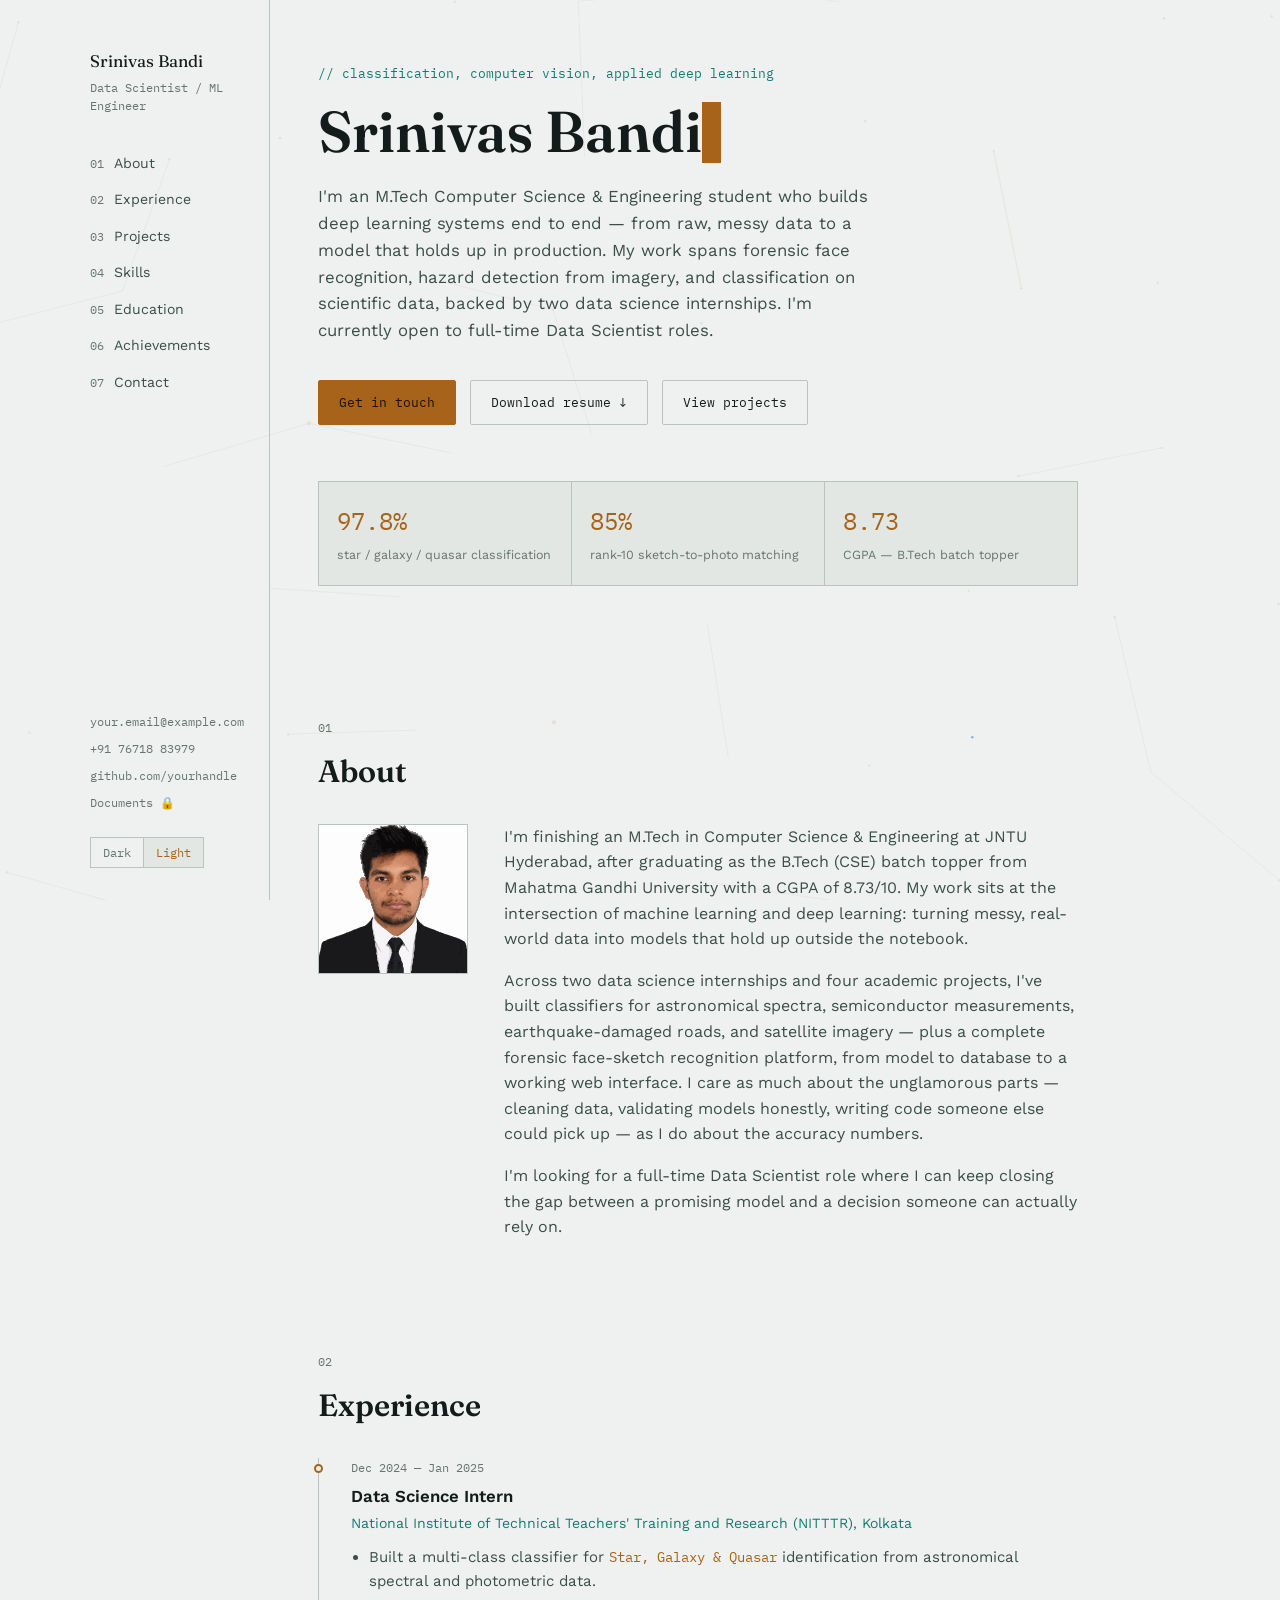
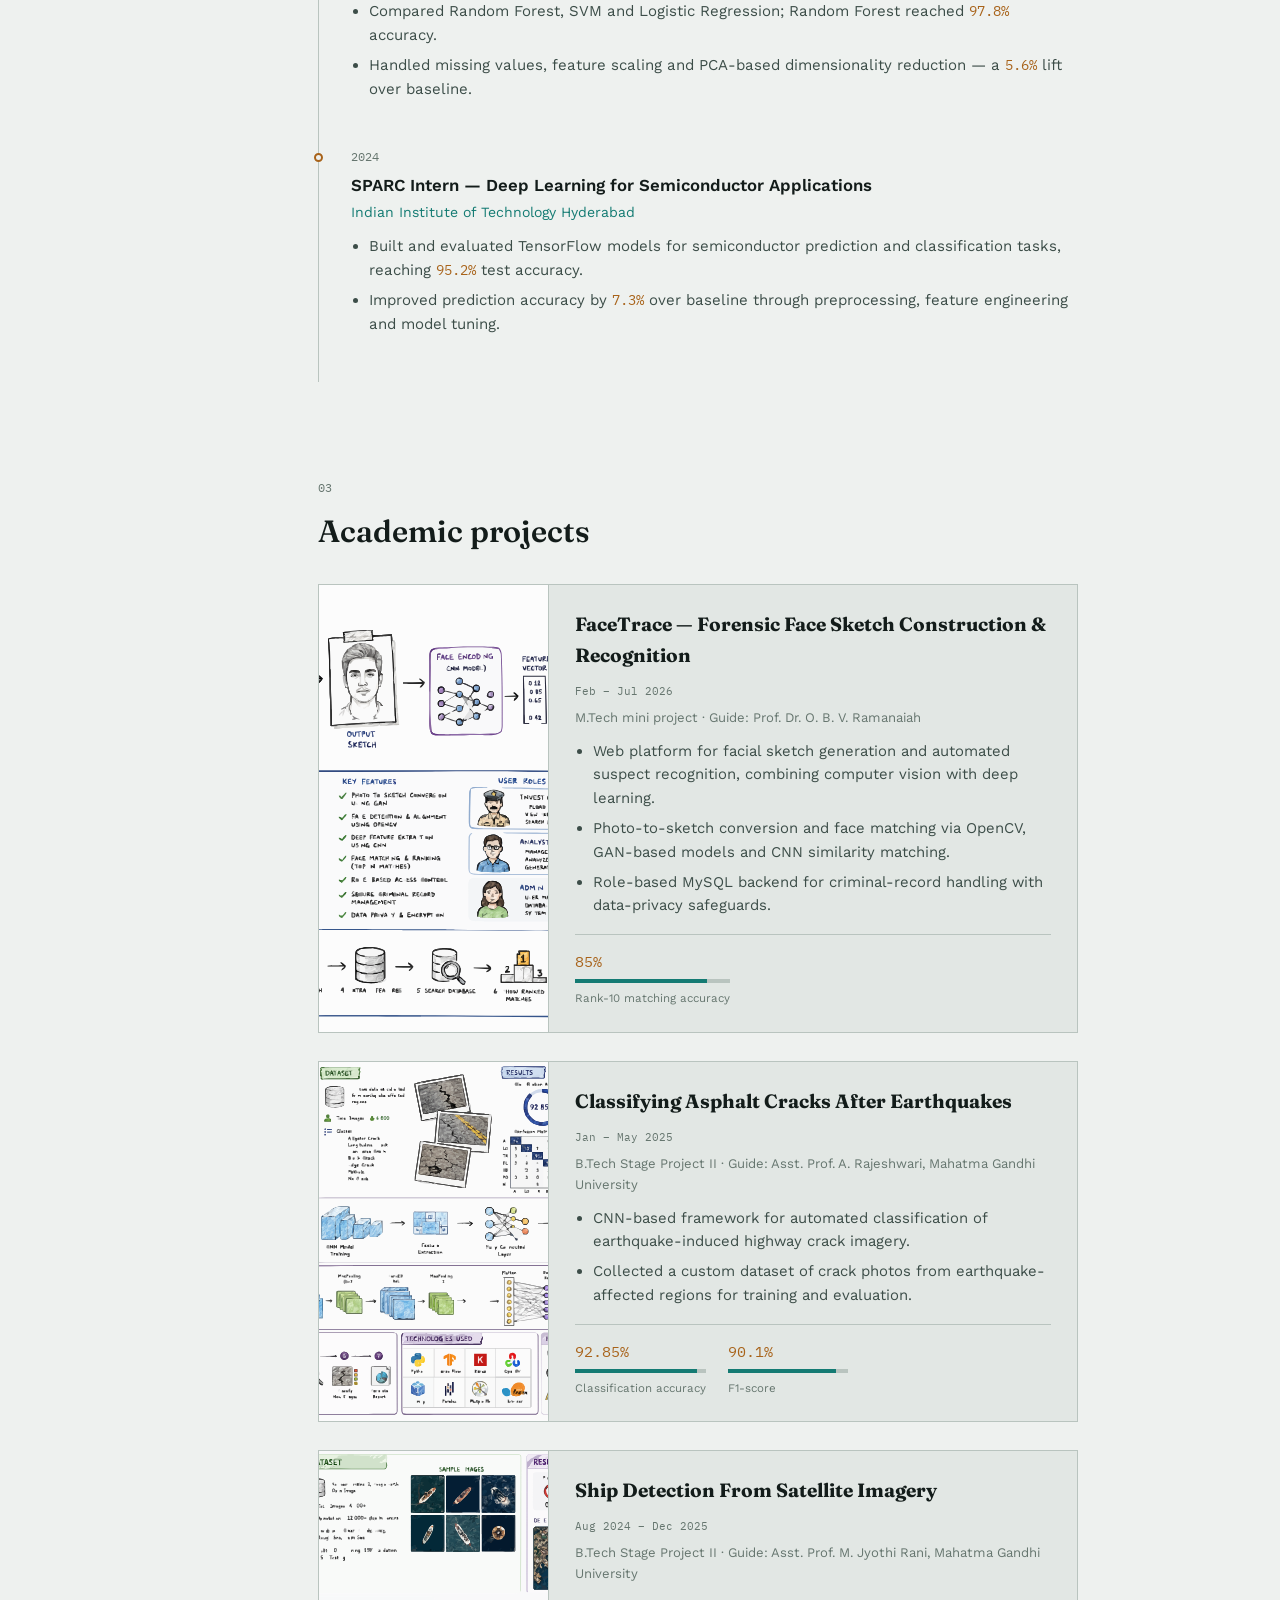
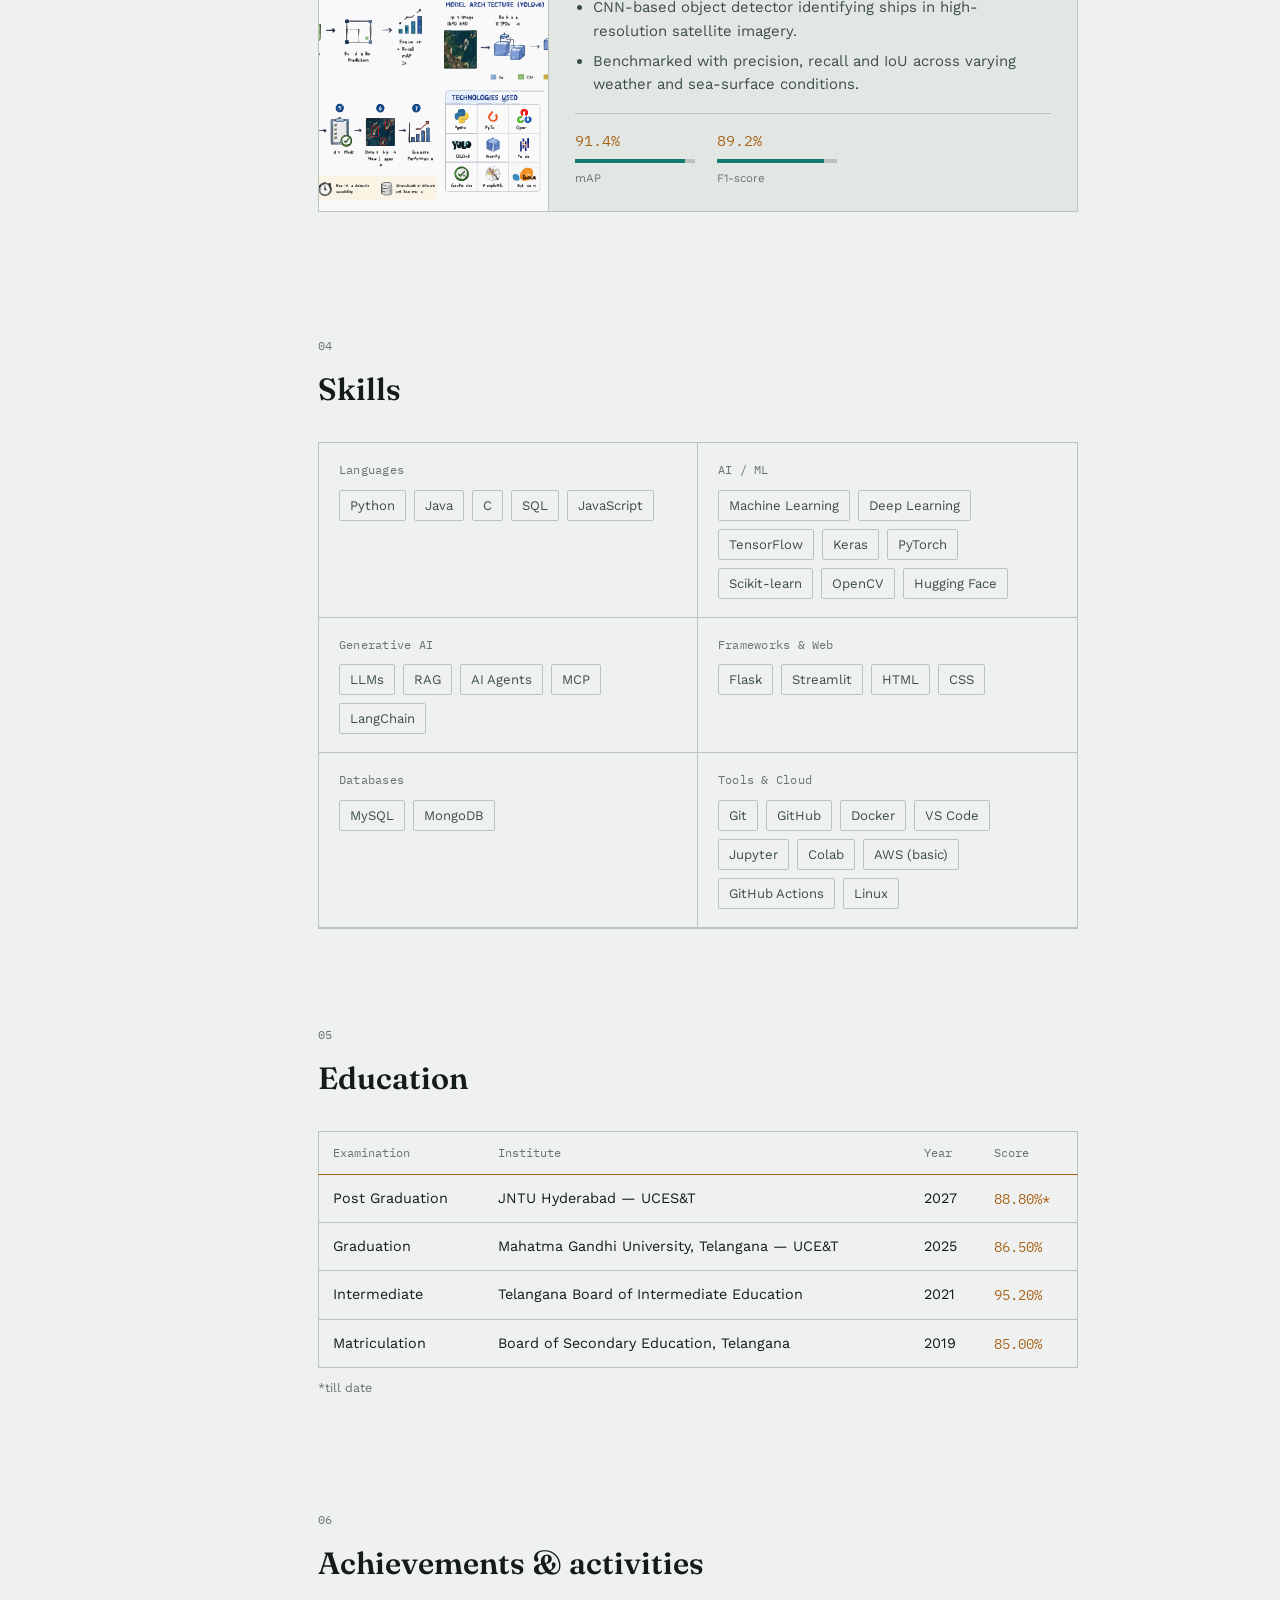
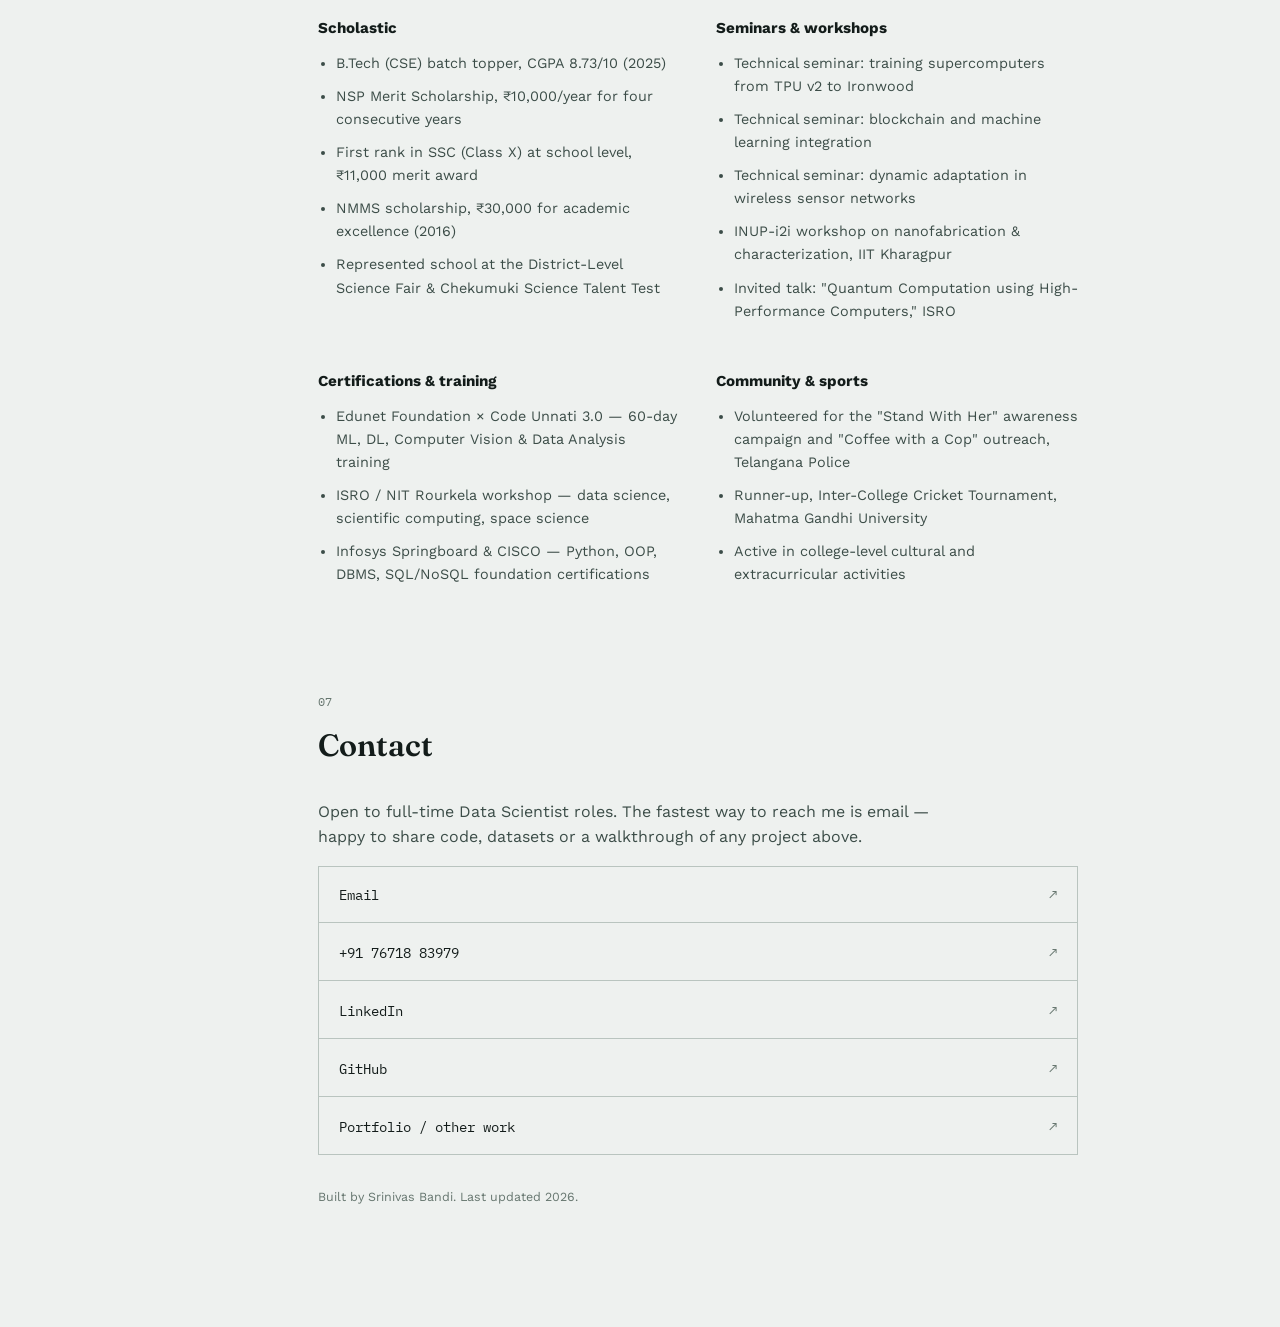
<file: index.html>
<!DOCTYPE html>
<html lang="en">
<head>
<meta charset="UTF-8">
<meta name="viewport" content="width=device-width, initial-scale=1.0">
<title>Srinivas Bandi — Data Scientist &amp; ML Engineer</title>
<meta name="description" content="Portfolio of Srinivas Bandi — Machine Learning &amp; Deep Learning, computer vision and data science projects.">
<link rel="icon" href="data:,">
<link rel="preconnect" href="https://fonts.googleapis.com">
<link rel="preconnect" href="https://fonts.gstatic.com" crossorigin>
<link href="https://fonts.googleapis.com/css2?family=Fraunces:opsz,wght@9..144,500;9..144,600;9..144,700&family=Work+Sans:wght@400;500;600&family=IBM+Plex+Mono:wght@400;500&display=swap" rel="stylesheet">
<link rel="stylesheet" href="style.css">
</head>
<body>

<svg class="bg-grid" id="bgGrid" aria-hidden="true"></svg>

<!-- mobile nav -->
<nav class="mobile-nav" id="mobileNav">
  <a href="#about" data-sec="about">About</a>
  <a href="#experience" data-sec="experience">Experience</a>
  <a href="#projects" data-sec="projects">Projects</a>
  <a href="#skills" data-sec="skills">Skills</a>
  <a href="#education" data-sec="education">Education</a>
  <a href="#achievements" data-sec="achievements">Achievements</a>
  <a href="#contact" data-sec="contact">Contact</a>
  <a href="documents.html" class="doc-link">Documents 🔒</a>
  <div class="theme-toggle" role="group" aria-label="Theme">
    <button type="button" data-theme-choice="dark" aria-pressed="true">Dark</button>
    <button type="button" data-theme-choice="light" aria-pressed="false">Light</button>
  </div>
</nav>

<div class="shell">

  <!-- side index rail (desktop) -->
  <aside class="rail">
    <div class="rail-top">
      <p class="mark">Srinivas Bandi</p>
      <p class="role">Data Scientist / ML Engineer</p>
      <nav aria-label="Section index">
        <ul id="railNav">
          <li><a href="#about" data-sec="about"><span class="idx">01</span>About</a></li>
          <li><a href="#experience" data-sec="experience"><span class="idx">02</span>Experience</a></li>
          <li><a href="#projects" data-sec="projects"><span class="idx">03</span>Projects</a></li>
          <li><a href="#skills" data-sec="skills"><span class="idx">04</span>Skills</a></li>
          <li><a href="#education" data-sec="education"><span class="idx">05</span>Education</a></li>
          <li><a href="#achievements" data-sec="achievements"><span class="idx">06</span>Achievements</a></li>
          <li><a href="#contact" data-sec="contact"><span class="idx">07</span>Contact</a></li>
        </ul>
      </nav>
    </div>
    <div class="rail-bottom">
      <a href="mailto:your.email@example.com">your.email@example.com</a>
      <a href="tel:+917671883979">+91 76718 83979</a>
      <a href="#" target="_blank" rel="noopener">github.com/yourhandle</a>
      <a href="documents.html" class="doc-link">Documents 🔒</a>
      <div class="theme-toggle" role="group" aria-label="Theme" style="margin-top:16px;">
        <button type="button" data-theme-choice="dark" aria-pressed="true">Dark</button>
        <button type="button" data-theme-choice="light" aria-pressed="false">Light</button>
      </div>
    </div>
  </aside>

  <main>

    <!-- HERO -->
    <section class="hero" id="top">
      <p class="hero-eyebrow">// classification, computer vision, applied deep learning</p>
      <h1 id="heroName">Srinivas Bandi<span class="cursor">&nbsp;</span></h1>
      <p class="lede">I'm an M.Tech Computer Science &amp; Engineering student who builds deep learning
      systems end to end — from raw, messy data to a model that holds up in production. My work spans
      forensic face recognition, hazard detection from imagery, and classification on scientific data,
      backed by two data science internships. I'm currently open to full-time Data Scientist roles.</p>
      <div class="hero-actions">
        <a class="btn primary" href="#contact">Get in touch</a>
        <a class="btn" href="assets/Srinivas_Bandi_Resume.pdf">Download resume ↓</a>
        <a class="btn" href="#projects">View projects</a>
      </div>
      <div class="stat-row">
        <div class="stat"><div class="num">97.8%</div><div class="label">star / galaxy / quasar classification</div></div>
        <div class="stat"><div class="num">85%</div><div class="label">rank-10 sketch-to-photo matching</div></div>
        <div class="stat"><div class="num">8.73</div><div class="label">CGPA — B.Tech batch topper</div></div>
      </div>
    </section>

    <!-- ABOUT -->
    <section id="about">
      <p class="eyebrow-num">01</p>
      <h2 class="head">About</h2>
      <div class="about-grid">
        <div class="about-photo">
          <img src="assets/profile-photo.svg" alt="Portrait of Srinivas Bandi">
        </div>
        <div>
          <p>I'm finishing an M.Tech in Computer Science &amp; Engineering at JNTU Hyderabad, after
          graduating as the B.Tech (CSE) batch topper from Mahatma Gandhi University with a CGPA of
          8.73/10. My work sits at the intersection of machine learning and deep learning: turning
          messy, real-world data into models that hold up outside the notebook.</p>
          <p>Across two data science internships and four academic projects, I've built classifiers for
          astronomical spectra, semiconductor measurements, earthquake-damaged roads, and satellite
          imagery — plus a complete forensic face-sketch recognition platform, from model to database
          to a working web interface. I care as much about the unglamorous parts — cleaning data,
          validating models honestly, writing code someone else could pick up — as I do about the
          accuracy numbers.</p>
          <p>I'm looking for a full-time Data Scientist role where I can keep closing the gap between a
          promising model and a decision someone can actually rely on.</p>
        </div>
      </div>
    </section>

    <!-- EXPERIENCE -->
    <section id="experience">
      <p class="eyebrow-num">02</p>
      <h2 class="head">Experience</h2>
      <div class="timeline">

        <div class="tl-item">
          <p class="when">Dec 2024 — Jan 2025</p>
          <h3>Data Science Intern</h3>
          <p class="org">National Institute of Technical Teachers' Training and Research (NITTTR), Kolkata</p>
          <ul>
            <li>Built a multi-class classifier for <span class="hl">Star, Galaxy &amp; Quasar</span> identification from astronomical spectral and photometric data.</li>
            <li>Compared Random Forest, SVM and Logistic Regression; Random Forest reached <span class="hl">97.8%</span> accuracy.</li>
            <li>Handled missing values, feature scaling and PCA-based dimensionality reduction — a <span class="hl">5.6%</span> lift over baseline.</li>
          </ul>
        </div>

        <div class="tl-item">
          <p class="when">2024</p>
          <h3>SPARC Intern — Deep Learning for Semiconductor Applications</h3>
          <p class="org">Indian Institute of Technology Hyderabad</p>
          <ul>
            <li>Built and evaluated TensorFlow models for semiconductor prediction and classification tasks, reaching <span class="hl">95.2%</span> test accuracy.</li>
            <li>Improved prediction accuracy by <span class="hl">7.3%</span> over baseline through preprocessing, feature engineering and model tuning.</li>
          </ul>
        </div>

      </div>
    </section>

    <!-- PROJECTS -->
    <section id="projects">
      <p class="eyebrow-num">03</p>
      <h2 class="head">Academic projects</h2>

      <article class="proj">
        <div class="proj-media"><img src="assets/project-facetrace.svg" alt="FaceTrace project visual"></div>
        <div class="proj-body">
          <div class="proj-head">
            <h3>FaceTrace — Forensic Face Sketch Construction &amp; Recognition</h3>
            <span class="proj-when">Feb – Jul 2026</span>
          </div>
          <p class="proj-guide">M.Tech mini project · Guide: Prof. Dr. O. B. V. Ramanaiah</p>
          <ul>
            <li>Web platform for facial sketch generation and automated suspect recognition, combining computer vision with deep learning.</li>
            <li>Photo-to-sketch conversion and face matching via OpenCV, GAN-based models and CNN similarity matching.</li>
            <li>Role-based MySQL backend for criminal-record handling with data-privacy safeguards.</li>
          </ul>
          <div class="metrics">
            <div class="metric" data-pct="85"><span class="mval">85%</span><div class="mbar"><span></span></div><span class="mlabel">Rank-10 matching accuracy</span></div>
          </div>
        </div>
      </article>

      <article class="proj">
        <div class="proj-media"><img src="assets/project-asphalt.svg" alt="Asphalt crack classification project visual"></div>
        <div class="proj-body">
          <div class="proj-head">
            <h3>Classifying Asphalt Cracks After Earthquakes</h3>
            <span class="proj-when">Jan – May 2025</span>
          </div>
          <p class="proj-guide">B.Tech Stage Project II · Guide: Asst. Prof. A. Rajeshwari, Mahatma Gandhi University</p>
          <ul>
            <li>CNN-based framework for automated classification of earthquake-induced highway crack imagery.</li>
            <li>Collected a custom dataset of crack photos from earthquake-affected regions for training and evaluation.</li>
          </ul>
          <div class="metrics">
            <div class="metric" data-pct="92.85"><span class="mval">92.85%</span><div class="mbar"><span></span></div><span class="mlabel">Classification accuracy</span></div>
            <div class="metric" data-pct="90.1"><span class="mval">90.1%</span><div class="mbar"><span></span></div><span class="mlabel">F1-score</span></div>
          </div>
        </div>
      </article>

      <article class="proj">
        <div class="proj-media"><img src="assets/project-ship.svg" alt="Ship detection project visual"></div>
        <div class="proj-body">
          <div class="proj-head">
            <h3>Ship Detection From Satellite Imagery</h3>
            <span class="proj-when">Aug 2024 – Dec 2025</span>
          </div>
          <p class="proj-guide">B.Tech Stage Project II · Guide: Asst. Prof. M. Jyothi Rani, Mahatma Gandhi University</p>
          <ul>
            <li>CNN-based object detector identifying ships in high-resolution satellite imagery.</li>
            <li>Benchmarked with precision, recall and IoU across varying weather and sea-surface conditions.</li>
          </ul>
          <div class="metrics">
            <div class="metric" data-pct="91.4"><span class="mval">91.4%</span><div class="mbar"><span></span></div><span class="mlabel">mAP</span></div>
            <div class="metric" data-pct="89.2"><span class="mval">89.2%</span><div class="mbar"><span></span></div><span class="mlabel">F1-score</span></div>
          </div>
        </div>
      </article>

    </section>

    <!-- SKILLS -->
    <section id="skills">
      <p class="eyebrow-num">04</p>
      <h2 class="head">Skills</h2>
      <div class="skill-grid">
        <div class="skill-cell">
          <h4>Languages</h4>
          <div class="chip-row">
            <span class="chip">Python</span><span class="chip">Java</span><span class="chip">C</span>
            <span class="chip">SQL</span><span class="chip">JavaScript</span>
          </div>
        </div>
        <div class="skill-cell">
          <h4>AI / ML</h4>
          <div class="chip-row">
            <span class="chip">Machine Learning</span><span class="chip">Deep Learning</span>
            <span class="chip">TensorFlow</span><span class="chip">Keras</span><span class="chip">PyTorch</span>
            <span class="chip">Scikit-learn</span><span class="chip">OpenCV</span><span class="chip">Hugging Face</span>
          </div>
        </div>
        <div class="skill-cell">
          <h4>Generative AI</h4>
          <div class="chip-row">
            <span class="chip">LLMs</span><span class="chip">RAG</span><span class="chip">AI Agents</span>
            <span class="chip">MCP</span><span class="chip">LangChain</span>
          </div>
        </div>
        <div class="skill-cell">
          <h4>Frameworks &amp; Web</h4>
          <div class="chip-row">
            <span class="chip">Flask</span><span class="chip">Streamlit</span>
            <span class="chip">HTML</span><span class="chip">CSS</span>
          </div>
        </div>
        <div class="skill-cell">
          <h4>Databases</h4>
          <div class="chip-row">
            <span class="chip">MySQL</span><span class="chip">MongoDB</span>
          </div>
        </div>
        <div class="skill-cell">
          <h4>Tools &amp; Cloud</h4>
          <div class="chip-row">
            <span class="chip">Git</span><span class="chip">GitHub</span><span class="chip">Docker</span>
            <span class="chip">VS Code</span><span class="chip">Jupyter</span><span class="chip">Colab</span>
            <span class="chip">AWS (basic)</span><span class="chip">GitHub Actions</span><span class="chip">Linux</span>
          </div>
        </div>
      </div>
    </section>

    <!-- EDUCATION -->
    <section id="education">
      <p class="eyebrow-num">05</p>
      <h2 class="head">Education</h2>
      <table class="edu">
        <thead>
          <tr><th>Examination</th><th>Institute</th><th>Year</th><th>Score</th></tr>
        </thead>
        <tbody>
          <tr><td>Post Graduation</td><td>JNTU Hyderabad — UCES&amp;T</td><td>2027</td><td class="pct">88.80%*</td></tr>
          <tr><td>Graduation</td><td>Mahatma Gandhi University, Telangana — UCE&amp;T</td><td>2025</td><td class="pct">86.50%</td></tr>
          <tr><td>Intermediate</td><td>Telangana Board of Intermediate Education</td><td>2021</td><td class="pct">95.20%</td></tr>
          <tr><td>Matriculation</td><td>Board of Secondary Education, Telangana</td><td>2019</td><td class="pct">85.00%</td></tr>
        </tbody>
      </table>
      <p style="margin-top:10px; font-size:0.78rem; color:var(--text-faint);">*till date</p>
    </section>

    <!-- ACHIEVEMENTS -->
    <section id="achievements">
      <p class="eyebrow-num">06</p>
      <h2 class="head">Achievements &amp; activities</h2>
      <div class="ach-cols">
        <div>
          <h4>Scholastic</h4>
          <ul>
            <li>B.Tech (CSE) batch topper, CGPA 8.73/10 (2025)</li>
            <li>NSP Merit Scholarship, ₹10,000/year for four consecutive years</li>
            <li>First rank in SSC (Class X) at school level, ₹11,000 merit award</li>
            <li>NMMS scholarship, ₹30,000 for academic excellence (2016)</li>
            <li>Represented school at the District-Level Science Fair &amp; Chekumuki Science Talent Test</li>
          </ul>
        </div>
        <div>
          <h4>Seminars &amp; workshops</h4>
          <ul>
            <li>Technical seminar: training supercomputers from TPU v2 to Ironwood</li>
            <li>Technical seminar: blockchain and machine learning integration</li>
            <li>Technical seminar: dynamic adaptation in wireless sensor networks</li>
            <li>INUP-i2i workshop on nanofabrication &amp; characterization, IIT Kharagpur</li>
            <li>Invited talk: "Quantum Computation using High-Performance Computers," ISRO</li>
          </ul>
        </div>
        <div>
          <h4>Certifications &amp; training</h4>
          <ul>
            <li>Edunet Foundation × Code Unnati 3.0 — 60-day ML, DL, Computer Vision &amp; Data Analysis training</li>
            <li>ISRO / NIT Rourkela workshop — data science, scientific computing, space science</li>
            <li>Infosys Springboard &amp; CISCO — Python, OOP, DBMS, SQL/NoSQL foundation certifications</li>
          </ul>
        </div>
        <div>
          <h4>Community &amp; sports</h4>
          <ul>
            <li>Volunteered for the "Stand With Her" awareness campaign and "Coffee with a Cop" outreach, Telangana Police</li>
            <li>Runner-up, Inter-College Cricket Tournament, Mahatma Gandhi University</li>
            <li>Active in college-level cultural and extracurricular activities</li>
          </ul>
        </div>
      </div>
    </section>

    <!-- CONTACT -->
    <section id="contact">
      <p class="eyebrow-num">07</p>
      <h2 class="head">Contact</h2>
      <p>Open to full-time Data Scientist roles. The fastest way to reach me is email — happy to share
      code, datasets or a walkthrough of any project above.</p>
      <div class="contact-links">
        <a href="mailto:your.email@example.com">Email <span class="arrow">↗</span></a>
        <a href="tel:+917671883979">+91 76718 83979 <span class="arrow">↗</span></a>
        <a href="#" target="_blank" rel="noopener">LinkedIn <span class="arrow">↗</span></a>
        <a href="#" target="_blank" rel="noopener">GitHub <span class="arrow">↗</span></a>
        <a href="#" target="_blank" rel="noopener">Portfolio / other work <span class="arrow">↗</span></a>
      </div>
    </section>

    <footer class="foot">
      Built by Srinivas Bandi. Last updated 2026.
    </footer>

  </main>
</div>

<script src="script.js"></script>
</body>
</html>
</file>
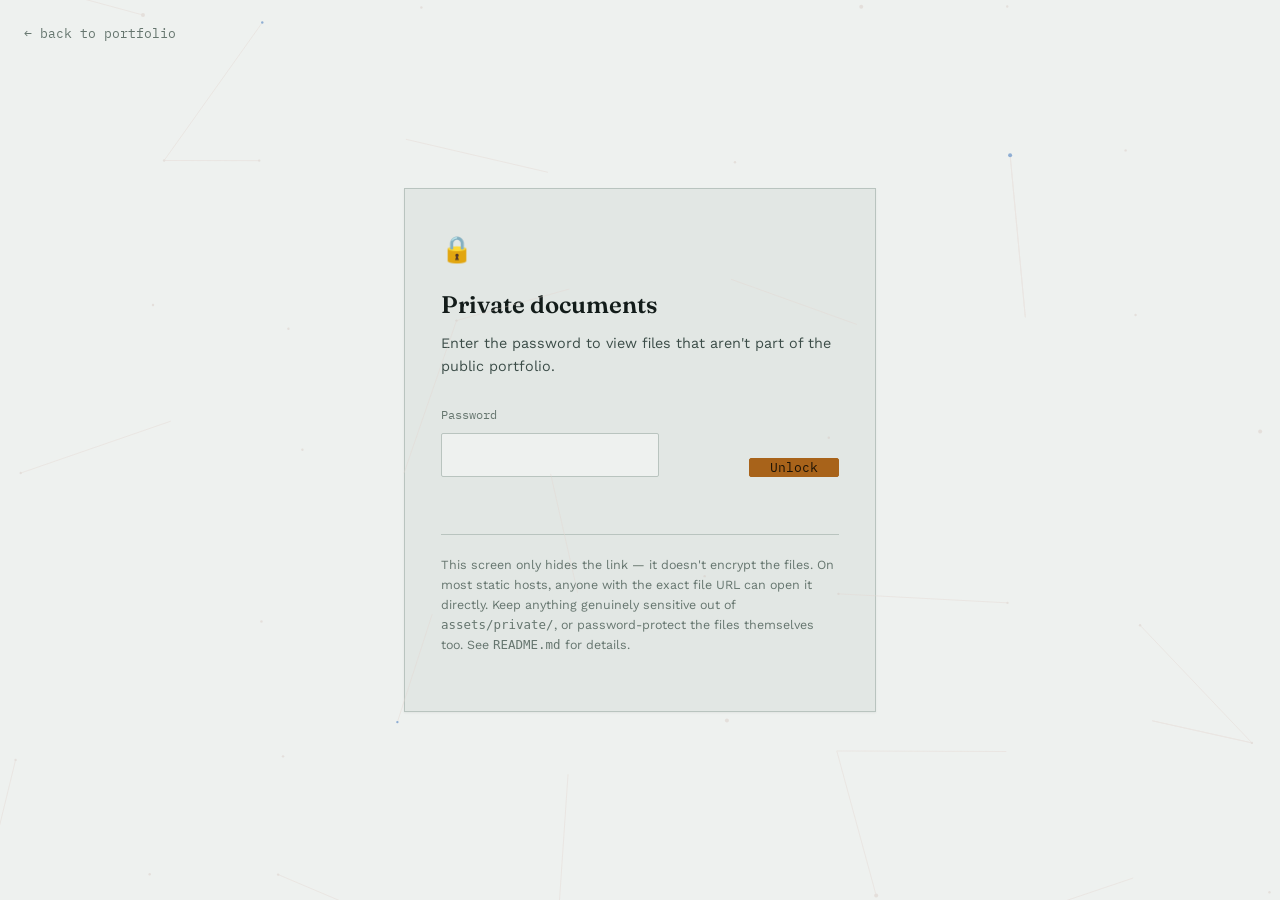
<file: documents.html>
<!DOCTYPE html>
<html lang="en">
<head>
<meta charset="UTF-8">
<meta name="viewport" content="width=device-width, initial-scale=1.0">
<title>Documents — Srinivas Bandi</title>
<meta name="robots" content="noindex, nofollow">
<link rel="icon" href="data:,">
<link rel="preconnect" href="https://fonts.googleapis.com">
<link rel="preconnect" href="https://fonts.gstatic.com" crossorigin>
<link href="https://fonts.googleapis.com/css2?family=Fraunces:opsz,wght@9..144,500;9..144,600;9..144,700&family=Work+Sans:wght@400;500;600&family=IBM+Plex+Mono:wght@400;500&display=swap" rel="stylesheet">
<link rel="stylesheet" href="style.css">
</head>
<body>

<svg class="bg-grid" id="bgGrid" aria-hidden="true"></svg>
<a class="doc-back" href="index.html">&larr; back to portfolio</a>

<div class="doc-shell">

  <!-- LOCK SCREEN -->
  <div id="lockScreen" class="lock">
    <span class="lock-icon">🔒</span>
    <h1>Private documents</h1>
    <p class="sub">Enter the password to view files that aren't part of the public portfolio.</p>

    <form id="lockForm" class="lock-form" autocomplete="off">
      <div style="flex:1;">
        <label for="pw">Password</label>
        <input type="password" id="pw" name="pw" required autocomplete="current-password">
      </div>
      <button type="submit" style="align-self:flex-end;">Unlock</button>
    </form>
    <p id="lockError" class="lock-error" role="alert"></p>

    <p class="lock-note">
      This screen only hides the link — it doesn't encrypt the files. On most static
      hosts, anyone with the exact file URL can open it directly. Keep anything
      genuinely sensitive out of <code>assets/private/</code>, or password-protect
      the files themselves too. See <code>README.md</code> for details.
    </p>
  </div>

  <!-- UNLOCKED DOCUMENT LIST -->
  <div id="docPanel" class="doc-hidden">
    <p class="eyebrow-num" style="text-align:left;">private</p>
    <h2 class="head" style="margin-bottom:20px;">Documents</h2>

    <div class="doc-list" id="docList">
      <!-- Fixed rows. Add or edit these directly, or use "Add a document" below instead. -->

      <div class="doc-row">
        <div class="meta">
          <h3>Resume — full version</h3>
          <p class="filemeta">PDF · replace with your file</p>
        </div>
        <a class="dl" href="assets/private/resume-full.pdf" download>Download</a>
      </div>

      <div class="doc-row">
        <div class="meta">
          <h3>SSC (10th) certificate</h3>
          <p class="filemeta">PDF · replace with your file</p>
        </div>
        <a class="dl" href="assets/private/certificate-10th.pdf" download>Download</a>
      </div>

      <div class="doc-row">
        <div class="meta">
          <h3>Intermediate (12th) certificate</h3>
          <p class="filemeta">PDF · replace with your file</p>
        </div>
        <a class="dl" href="assets/private/certificate-inter.pdf" download>Download</a>
      </div>

      <div class="doc-row">
        <div class="meta">
          <h3>B.Tech provisional certificate</h3>
          <p class="filemeta">PDF · replace with your file</p>
        </div>
        <a class="dl" href="assets/private/pc-btech.pdf" download>Download</a>
      </div>

      <div class="doc-row">
        <div class="meta">
          <h3>M.Tech provisional certificate</h3>
          <p class="filemeta">PDF · replace with your file</p>
        </div>
        <a class="dl" href="assets/private/pc-mtech.pdf" download>Download</a>
      </div>

      <div class="doc-row">
        <div class="meta">
          <h3>Consolidated marks memo (CMM)</h3>
          <p class="filemeta">PDF · replace with your file</p>
        </div>
        <a class="dl" href="assets/private/cmm.pdf" download>Download</a>
      </div>

      <div class="doc-row">
        <div class="meta">
          <h3>Academic transcripts</h3>
          <p class="filemeta">PDF · replace with your file</p>
        </div>
        <a class="dl" href="assets/private/transcripts.pdf" download>Download</a>
      </div>

      <div class="doc-row">
        <div class="meta">
          <h3>Study certificate</h3>
          <p class="filemeta">PDF · replace with your file</p>
        </div>
        <a class="dl" href="assets/private/study-certificate.pdf" download>Download</a>
      </div>

      <div class="doc-row">
        <div class="meta">
          <h3>Conduct certificate</h3>
          <p class="filemeta">PDF · replace with your file</p>
        </div>
        <a class="dl" href="assets/private/conduct-certificate.pdf" download>Download</a>
      </div>

      <div class="doc-row">
        <div class="meta">
          <h3>Internship certificates</h3>
          <p class="filemeta">PDF · replace with your file</p>
        </div>
        <a class="dl" href="assets/private/certificates.pdf" download>Download</a>
      </div>

      <div class="doc-row">
        <div class="meta">
          <h3>Scholarship &amp; award letters</h3>
          <p class="filemeta">PDF · replace with your file</p>
        </div>
        <a class="dl" href="assets/private/scholarship-letters.pdf" download>Download</a>
      </div>

      <div class="doc-row">
        <div class="meta">
          <h3>Workshop &amp; seminar certificates</h3>
          <p class="filemeta">PDF · replace with your file</p>
        </div>
        <a class="dl" href="assets/private/workshop-certificates.pdf" download>Download</a>
      </div>

      <div class="doc-row">
        <div class="meta">
          <h3>Aadhaar card</h3>
          <p class="filemeta">PDF · government ID — see note below</p>
        </div>
        <a class="dl" href="assets/private/aadhaar-card.pdf" download>Download</a>
      </div>

      <div class="doc-row">
        <div class="meta">
          <h3>PAN card</h3>
          <p class="filemeta">PDF · government ID — see note below</p>
        </div>
        <a class="dl" href="assets/private/pan-card.pdf" download>Download</a>
      </div>

      <div class="doc-row">
        <div class="meta">
          <h3>Passport</h3>
          <p class="filemeta">PDF · government ID — see note below</p>
        </div>
        <a class="dl" href="assets/private/passport.pdf" download>Download</a>
      </div>
    </div>

    <!-- Rows added through the form below render here, remembered in this browser only -->
    <div class="doc-list doc-list-custom doc-hidden" id="docListCustom"></div>

    <!-- Add-a-document form: no coding needed for one-off additions -->
    <details class="add-doc">
      <summary>+ Add a document (no limit — add as many as you want)</summary>
      <form id="addDocForm" class="add-doc-form" autocomplete="off">
        <div>
          <label for="docTitle">Document name</label>
          <input type="text" id="docTitle" placeholder="e.g. Offer letter" required>
        </div>
        <div>
          <label for="docFile">File name in assets/private/</label>
          <input type="text" id="docFile" placeholder="e.g. offer-letter.pdf" required>
        </div>
        <button type="submit">Add row</button>
      </form>
      <p class="add-doc-hint">
        There's no cap here — submit this form as many times as you need, whenever a new
        document comes up, and each one gets its own row underneath the fixed list above.
        This only adds the row you see here — it doesn't upload anything. Put the actual
        file in <code>assets/private/</code> with the file name you type above, and this
        link will work. Rows you add here are remembered on this browser only (not
        visible to other visitors, and not synced anywhere) — edit
        <code>documents.html</code> directly instead if you want a row everyone who
        unlocks the page will see.
      </p>
    </details>

    <p class="lock-note">
      Aadhaar, PAN, and passport are worth protecting harder than the rest — if that link
      ever leaked, it's identity-theft material, not just an inconvenience. Consider
      password-protecting those three PDFs individually (real encryption on the file
      itself) rather than relying on this login screen alone. See the README.
    </p>

    <p style="margin-top:20px;">
      <button type="button" id="lockAgain" class="btn" style="cursor:pointer;">Lock again</button>
    </p>
  </div>

</div>

<script src="script.js"></script>
<script src="documents.js"></script>
</body>
</html>
</file>
<file: style.css>
/* ============================================================
   Srinivas Bandi — Portfolio
   Design tokens
   ============================================================ */
:root{
  --ink:        #0b0e11;
  --panel:      #12181c;
  --panel-2:    #171f24;
  --line:       #26333b;
  --text:       #e9ece9;
  --text-dim:   #9db0ad;
  --text-faint: #5f7876;
  --amber:      #ffb454;
  --cyan:       #5ec8c0;
  --shadow:     none;

  --serif:  'Fraunces', Georgia, serif;
  --sans:   'Work Sans', 'Segoe UI', sans-serif;
  --mono:   'IBM Plex Mono', 'Courier New', monospace;

  --max-w: 760px;
  --rail-w: 220px;
  --edge: 1px solid var(--line);

  color-scheme: dark;
}

/* "Daylight lab" — same instrument-panel structure, lighter surfaces */
html[data-theme="light"]{
  --ink:        #eef1ef;
  --panel:      #e2e7e4;
  --panel-2:    #d9dfdb;
  --line:       #b9c4bf;
  --text:       #131c1a;
  --text-dim:   #3c4d48;
  --text-faint: #66766f;
  --amber:      #a8631a;
  --cyan:       #147b73;
  --shadow:     0 1px 2px rgba(20,30,28,0.06);

  color-scheme: light;
}

*,*::before,*::after{ box-sizing:border-box; }
html{ scroll-behavior:smooth; }
body{ transition: background-color .25s ease, color .25s ease; }

@media (prefers-reduced-motion: reduce){
  html{ scroll-behavior:auto; }
  *,*::before,*::after{ animation-duration:0.001ms !important; animation-iteration-count:1 !important; transition-duration:0.001ms !important; }
}

body{
  margin:0;
  background:var(--ink);
  color:var(--text);
  font-family:var(--sans);
  font-size:16px;
  line-height:1.6;
  -webkit-font-smoothing:antialiased;
}

a{ color:var(--cyan); text-decoration:none; }
a:hover{ text-decoration:underline; }
a:focus-visible, button:focus-visible{
  outline:2px solid var(--amber);
  outline-offset:3px;
}

img{ max-width:100%; display:block; }

/* -------------------- background node grid -------------------- */
.bg-grid{
  position:fixed; inset:0; z-index:0; pointer-events:none;
  opacity:0.5;
  transition: opacity .25s ease, filter .25s ease;
}
html[data-theme="light"] .bg-grid{
  filter: invert(1);
  opacity:0.4;
}

/* -------------------- theme toggle -------------------- */
.theme-toggle{
  display:flex; border:var(--edge); width:fit-content;
}
.theme-toggle button{
  font-family:var(--mono); font-size:0.72rem;
  background:transparent; border:none; color:var(--text-faint);
  padding:7px 12px; cursor:pointer;
}
.theme-toggle button + button{ border-left:var(--edge); }
.theme-toggle button.active{ color:var(--amber); background:var(--panel); }
.theme-toggle button:hover{ color:var(--amber); }
.theme-toggle button:focus-visible{ outline:2px solid var(--amber); outline-offset:-2px; }

/* ============================================================
   Documents (private area) — lock screen + unlocked list
   ============================================================ */
.doc-shell{
  max-width:520px; margin:0 auto; padding:0 24px;
  min-height:100vh; display:flex; flex-direction:column; justify-content:center;
}
.doc-back{
  position:fixed; top:24px; left:24px; z-index:2;
  font-family:var(--mono); font-size:0.8rem; color:var(--text-faint);
}
.doc-back:hover{ color:var(--amber); }

.lock{
  border:var(--edge); background:var(--panel); padding:40px 36px;
  box-shadow:var(--shadow);
}
.lock .lock-icon{ font-size:1.6rem; margin-bottom:16px; display:block; }
.lock h1{
  font-family:var(--serif); font-weight:600; font-size:1.5rem;
  margin:0 0 8px; color:var(--text);
}
.lock p.sub{ font-size:0.9rem; color:var(--text-dim); margin-bottom:28px; }
.lock label{
  display:block; font-family:var(--mono); font-size:0.72rem;
  color:var(--text-faint); margin-bottom:8px;
}
.lock-form{ display:flex; gap:10px; }
.lock-form input[type="password"]{
  flex:1; background:var(--ink); border:var(--edge); color:var(--text);
  font-family:var(--mono); font-size:0.95rem; padding:11px 14px; border-radius:2px;
}
.lock-form input[type="password"]:focus-visible{ outline:2px solid var(--amber); outline-offset:2px; }
.lock-form button{
  font-family:var(--mono); font-size:0.82rem;
  padding:0 20px; border:1px solid var(--amber); background:var(--amber);
  color:#1a1206; border-radius:2px; cursor:pointer;
}
.lock-form button:hover{ background:#ffc476; }
.lock-error{
  margin-top:14px; font-family:var(--mono); font-size:0.8rem; color:#e0685f;
  min-height:1.2em;
}
.lock-note{
  margin-top:28px; padding-top:20px; border-top:var(--edge);
  font-size:0.78rem; color:var(--text-faint); line-height:1.6;
}

.doc-list{ border:var(--edge); background:var(--panel); }
.doc-row{
  display:flex; justify-content:space-between; align-items:center; gap:16px;
  padding:18px 22px; border-bottom:var(--edge);
}
.doc-row:last-child{ border-bottom:none; }
.doc-row .meta{ min-width:0; }
.doc-row h3{ font-family:var(--sans); font-size:0.98rem; margin:0 0 3px; color:var(--text); }
.doc-row .filemeta{ font-family:var(--mono); font-size:0.72rem; color:var(--text-faint); }
.doc-row a.dl{
  font-family:var(--mono); font-size:0.78rem; white-space:nowrap;
  border:1px solid var(--line); padding:8px 14px; color:var(--text); border-radius:2px;
}
.doc-row a.dl:hover{ border-color:var(--amber); color:var(--amber); text-decoration:none; }

.doc-hidden{ display:none; }

.doc-list-custom{ margin-top:2px; }

.add-doc{
  border:var(--edge); background:var(--panel); margin-top:16px;
}
.add-doc summary{
  cursor:pointer; padding:14px 20px;
  font-family:var(--mono); font-size:0.82rem; color:var(--text-dim);
  list-style:none;
}
.add-doc summary::-webkit-details-marker{ display:none; }
.add-doc summary:hover{ color:var(--amber); }
.add-doc[open] summary{ border-bottom:var(--edge); color:var(--amber); }
.add-doc-form{
  display:flex; gap:14px; padding:18px 20px 6px; flex-wrap:wrap;
}
.add-doc-form > div{ flex:1; min-width:180px; }
.add-doc-form label{
  display:block; font-family:var(--mono); font-size:0.7rem;
  color:var(--text-faint); margin-bottom:6px;
}
.add-doc-form input{
  width:100%; background:var(--ink); border:var(--edge); color:var(--text);
  font-family:var(--mono); font-size:0.85rem; padding:9px 12px; border-radius:2px;
  box-sizing:border-box;
}
.add-doc-form input:focus-visible{ outline:2px solid var(--amber); outline-offset:2px; }
.add-doc-form button{
  align-self:flex-end;
  font-family:var(--mono); font-size:0.8rem;
  padding:9px 18px; border:1px solid var(--amber); background:var(--amber);
  color:#1a1206; border-radius:2px; cursor:pointer; height:fit-content;
}
.add-doc-form button:hover{ background:#ffc476; }
.add-doc-hint{
  font-size:0.78rem; color:var(--text-faint); padding:0 20px 18px; margin:0; line-height:1.6;
}
.doc-row .remove-row{
  font-family:var(--mono); font-size:0.72rem; color:var(--text-faint);
  border:none; background:none; cursor:pointer; margin-left:10px;
}
.doc-row .remove-row:hover{ color:#e0685f; }

/* -------------------- layout shell -------------------- */
.shell{
  position:relative; z-index:1;
  display:grid;
  grid-template-columns: var(--rail-w) 1fr;
  max-width:1180px;
  margin:0 auto;
}

/* -------------------- side index rail -------------------- */
.rail{
  position:sticky; top:0; align-self:start;
  height:100vh;
  padding:48px 28px 32px 40px;
  border-right:var(--edge);
  display:flex; flex-direction:column; justify-content:space-between;
}
.rail-top .mark{
  font-family:var(--serif);
  font-size:1.05rem;
  color:var(--text);
  margin:0 0 4px;
}
.rail-top .role{
  font-family:var(--mono);
  font-size:0.72rem;
  color:var(--text-faint);
  margin:0 0 36px;
}
.rail nav ul{ list-style:none; margin:0; padding:0; }
.rail nav li{ margin-bottom:14px; }
.rail nav a{
  color:var(--text-dim);
  font-size:0.88rem;
  display:flex; align-items:baseline; gap:10px;
}
.rail nav a .idx{ font-family:var(--mono); font-size:0.72rem; color:var(--text-faint); }
.rail nav a:hover, .rail nav a.active{ color:var(--amber); text-decoration:none; }
.rail nav a.active .idx{ color:var(--amber); }

.rail-bottom{ display:flex; flex-direction:column; gap:8px; }
.rail-bottom a{
  font-family:var(--mono); font-size:0.74rem; color:var(--text-faint);
}
.rail-bottom a:hover{ color:var(--cyan); }
.doc-link{ color:var(--text-faint) !important; }
.doc-link:hover{ color:var(--amber) !important; }

/* -------------------- main content -------------------- */
main{ padding:0 48px 80px; min-width:0; }

section{ padding:96px 0 0; max-width:var(--max-w); }
section:first-of-type{ padding-top:64px; }

.eyebrow-num{
  font-family:var(--mono); font-size:0.75rem; color:var(--text-faint);
  margin:0 0 10px;
}
h2.head{
  font-family:var(--serif);
  font-weight:600;
  font-size:clamp(1.7rem, 2.4vw, 2.15rem);
  margin:0 0 28px;
  color:var(--text);
}

p{ color:var(--text-dim); margin:0 0 16px; max-width:66ch; }

/* -------------------- hero -------------------- */
.hero{ padding-top:64px; padding-bottom:36px; }
.hero-eyebrow{
  font-family:var(--mono); font-size:0.8rem; color:var(--cyan);
  margin:0 0 18px;
}
.hero h1{
  font-family:var(--serif);
  font-weight:600;
  font-size:clamp(2.4rem, 5vw, 3.6rem);
  line-height:1.05;
  margin:0 0 20px;
  max-width:14ch;
}
.hero h1 .cursor{
  display:inline-block; width:0.5ch; background:var(--amber);
  animation: blink 1s step-end infinite;
}
@keyframes blink{ 50%{ opacity:0; } }

.hero .lede{
  font-size:1.05rem;
  color:var(--text-dim);
  max-width:56ch;
  margin-bottom:36px;
}

.hero-actions{ display:flex; gap:14px; flex-wrap:wrap; margin-bottom:56px; }
.btn{
  font-family:var(--mono); font-size:0.82rem;
  padding:11px 20px;
  border:1px solid var(--line);
  color:var(--text);
  border-radius:2px;
}
.btn:hover{ border-color:var(--amber); color:var(--amber); text-decoration:none; }
.btn.primary{ background:var(--amber); color:#1a1206; border-color:var(--amber); }
.btn.primary:hover{ background:#ffc476; color:#1a1206; }

/* stat readouts */
.stat-row{
  display:grid; grid-template-columns:repeat(3,1fr); gap:1px;
  background:var(--line);
  border:var(--edge);
}
.stat{ background:var(--panel); padding:20px 18px; }
.stat .num{ font-family:var(--mono); font-size:1.5rem; color:var(--amber); }
.stat .label{ font-size:0.78rem; color:var(--text-faint); margin-top:4px; }

/* -------------------- about -------------------- */
.about-grid{ display:grid; grid-template-columns:150px 1fr; gap:36px; align-items:start; }
.about-photo{
  width:150px; height:150px; overflow:hidden;
  border:var(--edge);
}
.about-photo img{ width:100%; height:100%; object-fit:cover; }

/* -------------------- timeline (experience) -------------------- */
.timeline{ border-left:var(--edge); padding-left:0; }
.tl-item{
  position:relative;
  padding:0 0 40px 32px;
  border-bottom:none;
}
.tl-item::before{
  content:""; position:absolute; left:-5px; top:6px;
  width:9px; height:9px; border-radius:50%;
  background:var(--ink); border:2px solid var(--amber);
}
.tl-item .when{ font-family:var(--mono); font-size:0.75rem; color:var(--text-faint); margin-bottom:6px; }
.tl-item h3{ font-family:var(--sans); font-weight:600; font-size:1.05rem; margin:0 0 2px; color:var(--text); }
.tl-item .org{ font-size:0.88rem; color:var(--cyan); margin-bottom:10px; }
.tl-item ul{ margin:0; padding-left:18px; color:var(--text-dim); }
.tl-item li{ margin-bottom:6px; font-size:0.94rem; }
.tl-item li .hl{ color:var(--amber); font-family:var(--mono); font-size:0.9em; }

/* -------------------- projects -------------------- */
.proj{
  border:var(--edge);
  margin-bottom:28px;
  background:var(--panel);
  display:grid; grid-template-columns:230px 1fr;
}
.proj-media{ border-right:var(--edge); background:var(--panel-2); min-height:100%; }
.proj-media img{ width:100%; height:100%; object-fit:cover; }
.proj-body{ padding:24px 26px; }
.proj-head{ display:flex; justify-content:space-between; align-items:baseline; gap:12px; margin-bottom:6px; flex-wrap:wrap; }
.proj-head h3{ font-family:var(--serif); font-size:1.2rem; margin:0; color:var(--text); }
.proj-when{ font-family:var(--mono); font-size:0.7rem; color:var(--text-faint); white-space:nowrap; }
.proj-guide{ font-size:0.82rem; color:var(--text-faint); margin-bottom:12px; }
.proj-body ul{ margin:0 0 16px; padding-left:18px; color:var(--text-dim); }
.proj-body li{ margin-bottom:6px; font-size:0.93rem; }

.metrics{ display:flex; gap:22px; flex-wrap:wrap; border-top:var(--edge); padding-top:14px; }
.metric{ display:flex; flex-direction:column; gap:6px; min-width:120px; }
.metric .mval{ font-family:var(--mono); font-size:0.95rem; color:var(--amber); }
.metric .mbar{ height:4px; background:var(--line); position:relative; overflow:hidden; }
.metric .mbar span{
  position:absolute; left:0; top:0; bottom:0;
  background:var(--cyan); width:0%;
  transition:width 1.1s cubic-bezier(.2,.7,.3,1);
}
.metric.in-view .mbar span{ width:var(--pct); }
.metric .mlabel{ font-size:0.72rem; color:var(--text-faint); }

/* -------------------- skills -------------------- */
.skill-grid{ display:grid; grid-template-columns:1fr 1fr; gap:0; border:var(--edge); }
.skill-cell{ padding:18px 20px; border-right:var(--edge); border-bottom:var(--edge); }
.skill-cell:nth-child(2n){ border-right:none; }
.skill-cell h4{
  font-family:var(--mono); font-size:0.72rem; letter-spacing:0.02em;
  color:var(--text-faint); margin:0 0 10px; font-weight:400;
}
.chip-row{ display:flex; flex-wrap:wrap; gap:8px; }
.chip{
  font-size:0.82rem; color:var(--text-dim);
  border:1px solid var(--line); padding:4px 10px; border-radius:2px;
}

/* -------------------- education table -------------------- */
table.edu{ width:100%; border-collapse:collapse; border:var(--edge); font-size:0.9rem; }
table.edu th, table.edu td{ padding:12px 14px; border-bottom:var(--edge); text-align:left; }
table.edu th{ font-family:var(--mono); font-size:0.72rem; color:var(--text-faint); font-weight:400; border-bottom:1px solid var(--amber); }
table.edu tr:last-child td{ border-bottom:none; }
table.edu td.pct{ font-family:var(--mono); color:var(--amber); white-space:nowrap; }

/* -------------------- achievements -------------------- */
.ach-cols{ display:grid; grid-template-columns:1fr 1fr; gap:36px; }
.ach-cols h4{ font-family:var(--sans); font-size:0.95rem; color:var(--text); margin:0 0 12px; }
.ach-cols ul{ margin:0; padding-left:18px; color:var(--text-dim); }
.ach-cols li{ margin-bottom:10px; font-size:0.9rem; }

/* -------------------- contact / footer -------------------- */
.contact{ padding-bottom:64px; }
.contact-links{ display:flex; flex-direction:column; gap:2px; border:var(--edge); }
.contact-links a{
  display:flex; justify-content:space-between;
  padding:16px 20px; color:var(--text);
  border-bottom:var(--edge);
  font-family:var(--mono); font-size:0.9rem;
}
.contact-links a:last-child{ border-bottom:none; }
.contact-links a:hover{ background:var(--panel); color:var(--amber); text-decoration:none; }
.contact-links a span.arrow{ color:var(--text-faint); }
.contact-links a:hover span.arrow{ color:var(--amber); }

footer.foot{
  max-width:var(--max-w);
  padding:32px 0 40px;
  font-size:0.78rem; color:var(--text-faint);
}

/* -------------------- mobile rail -------------------- */
.mobile-nav{ display:none; }

@media (max-width: 900px){
  .shell{ grid-template-columns:1fr; }
  .rail{ display:none; }
  .mobile-nav{
    display:flex; position:sticky; top:0; z-index:5;
    background:var(--ink); border-bottom:var(--edge);
    padding:14px 20px; gap:18px; overflow-x:auto;
  }
  .mobile-nav a{ font-family:var(--mono); font-size:0.78rem; color:var(--text-dim); white-space:nowrap; }
  .mobile-nav a.active{ color:var(--amber); }
  .mobile-nav .theme-toggle{ flex:none; margin-left:auto; }
  main{ padding:0 20px 60px; }
  .about-grid{ grid-template-columns:1fr; }
  .about-photo{ width:110px; height:110px; }
  .proj{ grid-template-columns:1fr; }
  .proj-media{ border-right:none; border-bottom:var(--edge); aspect-ratio:16/9; }
  .skill-grid{ grid-template-columns:1fr; }
  .skill-cell:nth-child(2n){ border-right:var(--edge); }
  .skill-cell:last-child{ border-bottom:none; }
  .ach-cols{ grid-template-columns:1fr; gap:24px; }
  .stat-row{ grid-template-columns:1fr; }
}
</file>
